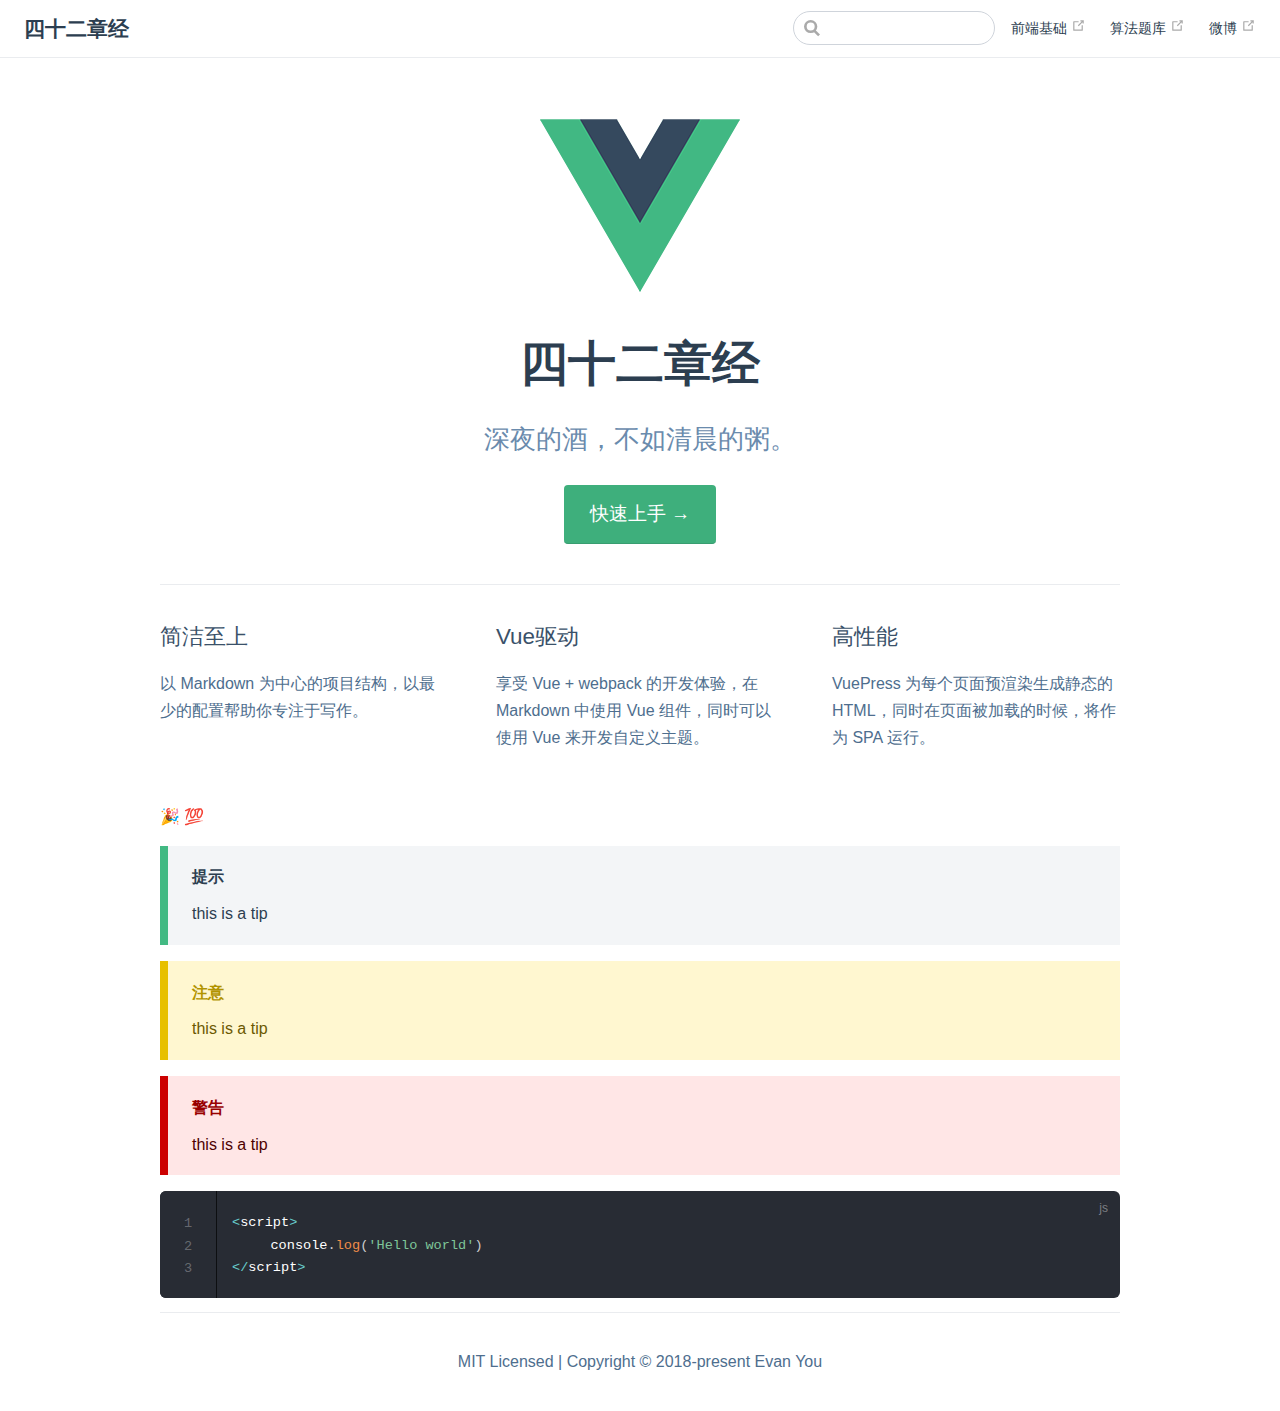
<file: index.html>
<!DOCTYPE html>
<html lang="en-US">
  <head>
    <meta charset="utf-8">
    <meta name="viewport" content="width=device-width,initial-scale=1">
    <title>四十二章经</title>
    <meta name="description" content="深夜的酒，不如清晨的粥。">
    <link rel="icon" href="./image/logo.png">
  <link rel="manifest" href="./image/logo.png">
  <link rel="apple-touch-icon" href="./image/logo.png">
    
    <link rel="preload" href="/assets/css/0.styles.23dcf602.css" as="style"><link rel="preload" href="/assets/js/app.9c6cb999.js" as="script"><link rel="preload" href="/assets/js/3.8d8e107e.js" as="script"><link rel="prefetch" href="/assets/js/2.45801a40.js"><link rel="prefetch" href="/assets/js/4.b741e983.js">
    <link rel="stylesheet" href="/assets/css/0.styles.23dcf602.css">
  </head>
  <body>
    <div id="app" data-server-rendered="true"><div class="theme-container no-sidebar"><header class="navbar"><div class="sidebar-button"><svg xmlns="http://www.w3.org/2000/svg" aria-hidden="true" role="img" viewBox="0 0 448 512" class="icon"><path fill="currentColor" d="M436 124H12c-6.627 0-12-5.373-12-12V80c0-6.627 5.373-12 12-12h424c6.627 0 12 5.373 12 12v32c0 6.627-5.373 12-12 12zm0 160H12c-6.627 0-12-5.373-12-12v-32c0-6.627 5.373-12 12-12h424c6.627 0 12 5.373 12 12v32c0 6.627-5.373 12-12 12zm0 160H12c-6.627 0-12-5.373-12-12v-32c0-6.627 5.373-12 12-12h424c6.627 0 12 5.373 12 12v32c0 6.627-5.373 12-12 12z"></path></svg></div> <a href="/" class="home-link router-link-exact-active router-link-active"><!----> <span class="site-name">四十二章经</span></a> <div class="links" style="max-width:nullpx;"><div class="search-box"><input aria-label="Search" autocomplete="off" spellcheck="false" value=""> <!----></div> <nav class="nav-links can-hide"><div class="nav-item"><a href="https://cn.vuejs.org/" target="_blank" rel="noopener noreferrer" class="nav-link external">
  前端基础
  <svg xmlns="http://www.w3.org/2000/svg" aria-hidden="true" x="0px" y="0px" viewBox="0 0 100 100" width="15" height="15" class="icon outbound"><path fill="currentColor" d="M18.8,85.1h56l0,0c2.2,0,4-1.8,4-4v-32h-8v28h-48v-48h28v-8h-32l0,0c-2.2,0-4,1.8-4,4v56C14.8,83.3,16.6,85.1,18.8,85.1z"></path> <polygon fill="currentColor" points="45.7,48.7 51.3,54.3 77.2,28.5 77.2,37.2 85.2,37.2 85.2,14.9 62.8,14.9 62.8,22.9 71.5,22.9"></polygon></svg></a></div><div class="nav-item"><a href="https://www.oschina.net/" target="_blank" rel="noopener noreferrer" class="nav-link external">
  算法题库
  <svg xmlns="http://www.w3.org/2000/svg" aria-hidden="true" x="0px" y="0px" viewBox="0 0 100 100" width="15" height="15" class="icon outbound"><path fill="currentColor" d="M18.8,85.1h56l0,0c2.2,0,4-1.8,4-4v-32h-8v28h-48v-48h28v-8h-32l0,0c-2.2,0-4,1.8-4,4v56C14.8,83.3,16.6,85.1,18.8,85.1z"></path> <polygon fill="currentColor" points="45.7,48.7 51.3,54.3 77.2,28.5 77.2,37.2 85.2,37.2 85.2,14.9 62.8,14.9 62.8,22.9 71.5,22.9"></polygon></svg></a></div><div class="nav-item"><a href="https://baidu.com" target="_blank" rel="noopener noreferrer" class="nav-link external">
  微博
  <svg xmlns="http://www.w3.org/2000/svg" aria-hidden="true" x="0px" y="0px" viewBox="0 0 100 100" width="15" height="15" class="icon outbound"><path fill="currentColor" d="M18.8,85.1h56l0,0c2.2,0,4-1.8,4-4v-32h-8v28h-48v-48h28v-8h-32l0,0c-2.2,0-4,1.8-4,4v56C14.8,83.3,16.6,85.1,18.8,85.1z"></path> <polygon fill="currentColor" points="45.7,48.7 51.3,54.3 77.2,28.5 77.2,37.2 85.2,37.2 85.2,14.9 62.8,14.9 62.8,22.9 71.5,22.9"></polygon></svg></a></div> <!----></nav></div></header> <div class="sidebar-mask"></div> <div class="sidebar"><nav class="nav-links"><div class="nav-item"><a href="https://cn.vuejs.org/" target="_blank" rel="noopener noreferrer" class="nav-link external">
  前端基础
  <svg xmlns="http://www.w3.org/2000/svg" aria-hidden="true" x="0px" y="0px" viewBox="0 0 100 100" width="15" height="15" class="icon outbound"><path fill="currentColor" d="M18.8,85.1h56l0,0c2.2,0,4-1.8,4-4v-32h-8v28h-48v-48h28v-8h-32l0,0c-2.2,0-4,1.8-4,4v56C14.8,83.3,16.6,85.1,18.8,85.1z"></path> <polygon fill="currentColor" points="45.7,48.7 51.3,54.3 77.2,28.5 77.2,37.2 85.2,37.2 85.2,14.9 62.8,14.9 62.8,22.9 71.5,22.9"></polygon></svg></a></div><div class="nav-item"><a href="https://www.oschina.net/" target="_blank" rel="noopener noreferrer" class="nav-link external">
  算法题库
  <svg xmlns="http://www.w3.org/2000/svg" aria-hidden="true" x="0px" y="0px" viewBox="0 0 100 100" width="15" height="15" class="icon outbound"><path fill="currentColor" d="M18.8,85.1h56l0,0c2.2,0,4-1.8,4-4v-32h-8v28h-48v-48h28v-8h-32l0,0c-2.2,0-4,1.8-4,4v56C14.8,83.3,16.6,85.1,18.8,85.1z"></path> <polygon fill="currentColor" points="45.7,48.7 51.3,54.3 77.2,28.5 77.2,37.2 85.2,37.2 85.2,14.9 62.8,14.9 62.8,22.9 71.5,22.9"></polygon></svg></a></div><div class="nav-item"><a href="https://baidu.com" target="_blank" rel="noopener noreferrer" class="nav-link external">
  微博
  <svg xmlns="http://www.w3.org/2000/svg" aria-hidden="true" x="0px" y="0px" viewBox="0 0 100 100" width="15" height="15" class="icon outbound"><path fill="currentColor" d="M18.8,85.1h56l0,0c2.2,0,4-1.8,4-4v-32h-8v28h-48v-48h28v-8h-32l0,0c-2.2,0-4,1.8-4,4v56C14.8,83.3,16.6,85.1,18.8,85.1z"></path> <polygon fill="currentColor" points="45.7,48.7 51.3,54.3 77.2,28.5 77.2,37.2 85.2,37.2 85.2,14.9 62.8,14.9 62.8,22.9 71.5,22.9"></polygon></svg></a></div> <!----></nav>  <ul class="sidebar-links"><li><div class="sidebar-group first"><p class="sidebar-heading open"><span>Home</span> <!----></p> <ul class="sidebar-group-items"></ul></div></li></ul> </div> <div class="home"><div class="hero"><img src="/image/logo.png" alt="hero"> <h1>四十二章经</h1> <p class="description">
      深夜的酒，不如清晨的粥。
    </p> <p class="action"><a href="/guide.html" class="nav-link action-button">快速上手 →</a></p></div> <div class="features"><div class="feature"><h2>简洁至上</h2> <p>以 Markdown 为中心的项目结构，以最少的配置帮助你专注于写作。</p></div><div class="feature"><h2>Vue驱动</h2> <p>享受 Vue + webpack 的开发体验，在 Markdown 中使用 Vue 组件，同时可以使用 Vue 来开发自定义主题。</p></div><div class="feature"><h2>高性能</h2> <p>VuePress 为每个页面预渲染生成静态的 HTML，同时在页面被加载的时候，将作为 SPA 运行。</p></div></div> <div class="content custom"><p>🎉 💯</p> <div class="tip custom-block"><p class="custom-block-title">提示</p> <p>this is a tip</p></div> <div class="warning custom-block"><p class="custom-block-title">注意</p> <p>this is a tip</p></div> <div class="danger custom-block"><p class="custom-block-title">警告</p> <p>this is a tip</p></div> <div class="language-js line-numbers-mode"><pre class="language-js"><code><span class="token operator">&lt;</span>script<span class="token operator">&gt;</span>
	console<span class="token punctuation">.</span><span class="token function">log</span><span class="token punctuation">(</span><span class="token string">'Hello world'</span><span class="token punctuation">)</span>
<span class="token operator">&lt;</span><span class="token operator">/</span>script<span class="token operator">&gt;</span>
</code></pre> <div class="line-numbers-wrapper"><span class="line-number">1</span><br><span class="line-number">2</span><br><span class="line-number">3</span><br></div></div></div> <div class="footer">
    MIT Licensed | Copyright © 2018-present Evan You
  </div></div> <!----></div></div>
    <script src="/assets/js/app.9c6cb999.js" defer></script><script src="/assets/js/3.8d8e107e.js" defer></script>
  </body>
</html>
</file>
<file: assets/css/0.styles.23dcf602.css>
.home{padding:3.6rem 2rem 0;max-width:960px;margin:0 auto}.home .hero{text-align:center}.home .hero img{max-width:100%;max-height:280px;display:block;margin:3rem auto 1.5rem}.home .hero h1{font-size:3rem}.home .hero .action,.home .hero .description,.home .hero h1{margin:1.8rem auto}.home .hero .description{max-width:35rem;font-size:1.6rem;line-height:1.3;color:#6a8bad}.home .hero .action-button{display:inline-block;font-size:1.2rem;color:#fff;background-color:#3eaf7c;padding:.8rem 1.6rem;border-radius:4px;transition:background-color .1s ease;box-sizing:border-box;border-bottom:1px solid #389d70}.home .hero .action-button:hover{background-color:#4abf8a}.home .features{border-top:1px solid #eaecef;padding:1.2rem 0;margin-top:2.5rem;display:flex;flex-wrap:wrap;align-items:flex-start;align-content:stretch;justify-content:space-between}.home .feature{flex-grow:1;flex-basis:30%;max-width:30%}.home .feature h2{font-size:1.4rem;font-weight:500;border-bottom:none;padding-bottom:0;color:#3a5169}.home .feature p{color:#4e6e8e}.home .footer{padding:2.5rem;border-top:1px solid #eaecef;text-align:center;color:#4e6e8e}@media (max-width:719px){.home .features{flex-direction:column}.home .feature{max-width:100%;padding:0 2.5rem}}@media (max-width:419px){.home{padding-left:1.5rem;padding-right:1.5rem}.home .hero img{max-height:210px;margin:2rem auto 1.2rem}.home .hero h1{font-size:2rem}.home .hero .action,.home .hero .description,.home .hero h1{margin:1.2rem auto}.home .hero .description{font-size:1.2rem}.home .hero .action-button{font-size:1rem;padding:.6rem 1.2rem}.home .feature h2{font-size:1.25rem}}.badge[data-v-25d5fcd6]{display:inline-block;font-size:14px;height:18px;line-height:18px;border-radius:3px;padding:0 6px;color:#fff;margin-right:5px;background-color:#42b983}.badge.middle[data-v-25d5fcd6]{vertical-align:middle}.badge.top[data-v-25d5fcd6]{vertical-align:top}.badge.green[data-v-25d5fcd6],.badge.tip[data-v-25d5fcd6]{background-color:#42b983}.badge.error[data-v-25d5fcd6]{background-color:#da5961}.badge.warn[data-v-25d5fcd6],.badge.warning[data-v-25d5fcd6],.badge.yellow[data-v-25d5fcd6]{background-color:#e7c000}.search-box{display:inline-block;position:relative;margin-right:1rem}.search-box input{cursor:text;width:10rem;color:#4e6e8e;display:inline-block;border:1px solid #cfd4db;border-radius:2rem;font-size:.9rem;line-height:2rem;padding:0 .5rem 0 2rem;outline:none;transition:all .2s ease;background:#fff url(/assets/img/search.83621669.svg) .6rem .5rem no-repeat;background-size:1rem}.search-box input:focus{cursor:auto;border-color:#3eaf7c}.search-box .suggestions{background:#fff;width:20rem;position:absolute;top:1.5rem;border:1px solid #cfd4db;border-radius:6px;padding:.4rem;list-style-type:none}.search-box .suggestions.align-right{right:0}.search-box .suggestion{line-height:1.4;padding:.4rem .6rem;border-radius:4px;cursor:pointer}.search-box .suggestion a{white-space:normal;color:#5d82a6}.search-box .suggestion a .page-title{font-weight:600}.search-box .suggestion a .header{font-size:.9em;margin-left:.25em}.search-box .suggestion.focused{background-color:#f3f4f5}.search-box .suggestion.focused a{color:#3eaf7c}@media (max-width:959px){.search-box input{cursor:pointer;width:0;border-color:transparent;position:relative}.search-box input:focus{cursor:text;left:0;width:10rem}}@media (max-width:959px) and (min-width:719px){.search-box .suggestions{left:0}}@media (max-width:719px){.search-box{margin-right:0}.search-box input{left:1rem}.search-box .suggestions{right:0}}@media (max-width:419px){.search-box .suggestions{width:calc(100vw - 4rem)}.search-box input:focus{width:8rem}}.dropdown-enter,.dropdown-leave-to{height:0!important}.dropdown-wrapper{cursor:pointer}.dropdown-wrapper .dropdown-title{display:block}.dropdown-wrapper .dropdown-title:hover{border-color:transparent}.dropdown-wrapper .dropdown-title .arrow{vertical-align:middle;margin-top:-1px;margin-left:.4rem}.dropdown-wrapper .nav-dropdown .dropdown-item{color:inherit;line-height:1.7rem}.dropdown-wrapper .nav-dropdown .dropdown-item h4{margin:.45rem 0 0;border-top:1px solid #eee;padding:.45rem 1.5rem 0 1.25rem}.dropdown-wrapper .nav-dropdown .dropdown-item .dropdown-subitem-wrapper{padding:0;list-style:none}.dropdown-wrapper .nav-dropdown .dropdown-item .dropdown-subitem-wrapper .dropdown-subitem{font-size:.9em}.dropdown-wrapper .nav-dropdown .dropdown-item a{display:block;line-height:1.7rem;position:relative;border-bottom:none;font-weight:400;margin-bottom:0;padding:0 1.5rem 0 1.25rem}.dropdown-wrapper .nav-dropdown .dropdown-item a.router-link-active,.dropdown-wrapper .nav-dropdown .dropdown-item a:hover{color:#3eaf7c}.dropdown-wrapper .nav-dropdown .dropdown-item a.router-link-active:after{content:"";width:0;height:0;border-left:5px solid #3eaf7c;border-top:3px solid transparent;border-bottom:3px solid transparent;position:absolute;top:calc(50% - 2px);left:9px}.dropdown-wrapper .nav-dropdown .dropdown-item:first-child h4{margin-top:0;padding-top:0;border-top:0}@media (max-width:719px){.dropdown-wrapper.open .dropdown-title{margin-bottom:.5rem}.dropdown-wrapper .nav-dropdown{transition:height .1s ease-out;overflow:hidden}.dropdown-wrapper .nav-dropdown .dropdown-item h4{border-top:0;margin-top:0;padding-top:0}.dropdown-wrapper .nav-dropdown .dropdown-item>a,.dropdown-wrapper .nav-dropdown .dropdown-item h4{font-size:15px;line-height:2rem}.dropdown-wrapper .nav-dropdown .dropdown-item .dropdown-subitem{font-size:14px;padding-left:1rem}}@media (min-width:719px){.dropdown-wrapper{height:1.8rem}.dropdown-wrapper:hover .nav-dropdown{display:block!important}.dropdown-wrapper .dropdown-title .arrow{border-left:4px solid transparent;border-right:4px solid transparent;border-top:6px solid #ccc;border-bottom:0}.dropdown-wrapper .nav-dropdown{display:none;height:auto!important;box-sizing:border-box;max-height:calc(100vh - 2.7rem);overflow-y:auto;position:absolute;top:100%;right:0;background-color:#fff;padding:.6rem 0;border:1px solid #ddd;border-bottom-color:#ccc;text-align:left;border-radius:.25rem;white-space:nowrap;margin:0}}.nav-links{display:inline-block}.nav-links a{line-height:1.4rem;color:inherit}.nav-links a.router-link-active,.nav-links a:hover{color:#3eaf7c}.nav-links .nav-item{position:relative;display:inline-block;margin-left:1.5rem;line-height:2rem}.nav-links .nav-item:first-child{margin-left:0}.nav-links .repo-link{margin-left:1.5rem}@media (max-width:719px){.nav-links .nav-item,.nav-links .repo-link{margin-left:0}}@media (min-width:719px){.nav-links a.router-link-active,.nav-links a:hover{color:#2c3e50}.nav-item>a:not(.external).router-link-active,.nav-item>a:not(.external):hover{margin-bottom:-2px;border-bottom:2px solid #46bd87}}.navbar{padding:.7rem 1.5rem;line-height:2.2rem;position:relative}.navbar a,.navbar img,.navbar span{display:inline-block}.navbar .logo{height:2.2rem;min-width:2.2rem;margin-right:.8rem;vertical-align:top}.navbar .site-name{font-size:1.3rem;font-weight:600;color:#2c3e50;position:relative}.navbar .links{padding-left:1.5rem;box-sizing:border-box;background-color:#fff;white-space:nowrap;font-size:.9rem;position:absolute;right:1.5rem;top:.7rem;display:flex}.navbar .links .search-box{flex:0 0 auto;vertical-align:top}.navbar .links .nav-links{flex:1}@media (max-width:719px){.navbar{padding-left:4rem}.navbar .can-hide{display:none}.navbar .links{padding-left:1.5rem}}.page-edit,.page-nav{max-width:740px;margin:0 auto;padding:2rem 2.5rem}@media (max-width:959px){.page-edit,.page-nav{padding:2rem}}@media (max-width:419px){.page-edit,.page-nav{padding:1.5rem}}.page{padding-bottom:2rem}.page-edit{padding-top:1rem;padding-bottom:1rem;overflow:auto}.page-edit .edit-link{display:inline-block}.page-edit .edit-link a{color:#4e6e8e;margin-right:.25rem}.page-edit .last-updated{float:right;font-size:.9em}.page-edit .last-updated .prefix{font-weight:500;color:#4e6e8e}.page-edit .last-updated .time{font-weight:400;color:#aaa}.page-nav{padding-top:1rem;padding-bottom:0}.page-nav .inner{min-height:2rem;margin-top:0;border-top:1px solid #eaecef;padding-top:1rem;overflow:auto}.page-nav .next{float:right}@media (max-width:719px){.page-edit .edit-link{margin-bottom:.5rem}.page-edit .last-updated{font-size:.8em;float:none;text-align:left}}.sidebar-button{display:none;width:1.25rem;height:1.25rem;position:absolute;padding:.6rem;top:.6rem;left:1rem;cursor:pointer}.sidebar-button .icon{display:block;width:1.25rem;height:1.25rem}@media (max-width:719px){.sidebar-button{display:block}}.sidebar-group:not(.first){margin-top:1em}.sidebar-group .sidebar-group{padding-left:.5em}.sidebar-group:not(.collapsable) .sidebar-heading{cursor:auto;color:inherit}.sidebar-heading{color:#999;transition:color .15s ease;cursor:pointer;font-size:1.1em;font-weight:700;padding:0 1.5rem;margin-top:0;margin-bottom:.5rem}.sidebar-heading.open,.sidebar-heading:hover{color:inherit}.sidebar-heading .arrow{position:relative;top:-.12em;left:.5em}.sidebar-heading:.open .arrow{top:-.18em}.sidebar-group-items{transition:height .1s ease-out;overflow:hidden}.sidebar ul{padding:0;margin:0;list-style-type:none}.sidebar a{display:inline-block}.sidebar .nav-links{display:none;border-bottom:1px solid #eaecef;padding:.5rem 0 .75rem 0}.sidebar .nav-links a{font-weight:600}.sidebar .nav-links .nav-item,.sidebar .nav-links .repo-link{display:block;line-height:1.25rem;font-size:1.1em;padding:.5rem 0 .5rem 1.5rem}.sidebar .sidebar-links{padding:1.5rem 0}@media (max-width:719px){.sidebar .nav-links{display:block}.sidebar .nav-links .dropdown-wrapper .nav-dropdown .dropdown-item a.router-link-active:after{top:calc(1rem - 2px)}.sidebar .sidebar-links{padding:1rem 0}}.sw-update-popup{position:fixed;right:1em;bottom:1em;padding:1em;border:1px solid #3eaf7c;border-radius:3px;background:#fff;box-shadow:0 4px 16px rgba(0,0,0,.5);text-align:center}.sw-update-popup button{margin-top:.5em;padding:.25em 2em}.sw-update-popup-enter-active,.sw-update-popup-leave-active{transition:opacity .3s,transform .3s}.sw-update-popup-enter,.sw-update-popup-leave-to{opacity:0;transform:translateY(50%) scale(.5)}code[class*=language-],pre[class*=language-]{color:#ccc;background:none;font-family:Consolas,Monaco,Andale Mono,Ubuntu Mono,monospace;font-size:1em;text-align:left;white-space:pre;word-spacing:normal;word-break:normal;word-wrap:normal;line-height:1.5;-moz-tab-size:4;-o-tab-size:4;tab-size:4;-webkit-hyphens:none;-ms-hyphens:none;hyphens:none}pre[class*=language-]{padding:1em;margin:.5em 0;overflow:auto}:not(pre)>code[class*=language-],pre[class*=language-]{background:#2d2d2d}:not(pre)>code[class*=language-]{padding:.1em;border-radius:.3em;white-space:normal}.token.block-comment,.token.cdata,.token.comment,.token.doctype,.token.prolog{color:#999}.token.punctuation{color:#ccc}.token.attr-name,.token.deleted,.token.namespace,.token.tag{color:#e2777a}.token.function-name{color:#6196cc}.token.boolean,.token.function,.token.number{color:#f08d49}.token.class-name,.token.constant,.token.property,.token.symbol{color:#f8c555}.token.atrule,.token.builtin,.token.important,.token.keyword,.token.selector{color:#cc99cd}.token.attr-value,.token.char,.token.regex,.token.string,.token.variable{color:#7ec699}.token.entity,.token.operator,.token.url{color:#67cdcc}.token.bold,.token.important{font-weight:700}.token.italic{font-style:italic}.token.entity{cursor:help}.token.inserted{color:green}#nprogress{pointer-events:none}#nprogress .bar{background:#3eaf7c;position:fixed;z-index:1031;top:0;left:0;width:100%;height:2px}#nprogress .peg{display:block;position:absolute;right:0;width:100px;height:100%;box-shadow:0 0 10px #3eaf7c,0 0 5px #3eaf7c;opacity:1;transform:rotate(3deg) translateY(-4px)}#nprogress .spinner{display:block;position:fixed;z-index:1031;top:15px;right:15px}#nprogress .spinner-icon{width:18px;height:18px;box-sizing:border-box;border:2px solid transparent;border-top-color:#3eaf7c;border-left-color:#3eaf7c;border-radius:50%;animation:nprogress-spinner .4s linear infinite}.nprogress-custom-parent{overflow:hidden;position:relative}.nprogress-custom-parent #nprogress .bar,.nprogress-custom-parent #nprogress .spinner{position:absolute}@keyframes nprogress-spinner{0%{transform:rotate(0deg)}to{transform:rotate(1turn)}}.content code{color:#476582;padding:.25rem .5rem;margin:0;font-size:.85em;background-color:rgba(27,31,35,.05);border-radius:3px}.content pre,.content pre[class*=language-]{line-height:1.4;padding:1.25rem 1.5rem;margin:.85rem 0;background-color:#282c34;border-radius:6px;overflow:auto}.content pre[class*=language-] code,.content pre code{color:#fff;padding:0;background-color:transparent;border-radius:0}div[class*=language-]{position:relative;background-color:#282c34;border-radius:6px}div[class*=language-] .highlight-lines{-webkit-user-select:none;-moz-user-select:none;-ms-user-select:none;user-select:none;padding-top:1.3rem;position:absolute;top:0;left:0;width:100%;line-height:1.4}div[class*=language-] .highlight-lines .highlighted{background-color:rgba(0,0,0,.66)}div[class*=language-] pre,div[class*=language-] pre[class*=language-]{background:transparent;position:relative;z-index:1}div[class*=language-]:before{position:absolute;z-index:3;top:.8em;right:1em;font-size:.75rem;color:hsla(0,0%,100%,.4)}div[class*=language-]:not(.line-numbers-mode) .line-numbers-wrapper{display:none}div[class*=language-].line-numbers-mode .highlight-lines .highlighted{position:relative}div[class*=language-].line-numbers-mode .highlight-lines .highlighted:before{content:" ";position:absolute;z-index:3;left:0;top:0;display:block;width:3.5rem;height:100%;background-color:rgba(0,0,0,.66)}div[class*=language-].line-numbers-mode pre{padding-left:4.5rem;vertical-align:middle}div[class*=language-].line-numbers-mode .line-numbers-wrapper{position:absolute;top:0;width:3.5rem;text-align:center;color:hsla(0,0%,100%,.3);padding:1.25rem 0;line-height:1.4}div[class*=language-].line-numbers-mode .line-numbers-wrapper .line-number,div[class*=language-].line-numbers-mode .line-numbers-wrapper br{-webkit-user-select:none;-moz-user-select:none;-ms-user-select:none;user-select:none}div[class*=language-].line-numbers-mode .line-numbers-wrapper .line-number{position:relative;z-index:4;font-size:.85em}div[class*=language-].line-numbers-mode:after{content:"";position:absolute;z-index:2;top:0;left:0;width:3.5rem;height:100%;border-radius:6px 0 0 6px;border-right:1px solid rgba(0,0,0,.66);background-color:#282c34}div[class~=language-js]:before{content:"js"}div[class~=language-ts]:before{content:"ts"}div[class~=language-html]:before{content:"html"}div[class~=language-md]:before{content:"md"}div[class~=language-vue]:before{content:"vue"}div[class~=language-css]:before{content:"css"}div[class~=language-sass]:before{content:"sass"}div[class~=language-scss]:before{content:"scss"}div[class~=language-less]:before{content:"less"}div[class~=language-stylus]:before{content:"stylus"}div[class~=language-go]:before{content:"go"}div[class~=language-java]:before{content:"java"}div[class~=language-c]:before{content:"c"}div[class~=language-sh]:before{content:"sh"}div[class~=language-yaml]:before{content:"yaml"}div[class~=language-py]:before{content:"py"}div[class~=language-javascript]:before{content:"js"}div[class~=language-typescript]:before{content:"ts"}div[class~=language-markup]:before{content:"html"}div[class~=language-markdown]:before{content:"md"}div[class~=language-json]:before{content:"json"}div[class~=language-ruby]:before{content:"rb"}div[class~=language-python]:before{content:"py"}div[class~=language-bash]:before{content:"sh"}.custom-block .custom-block-title{font-weight:600;margin-bottom:-.4rem}.custom-block.danger,.custom-block.tip,.custom-block.warning{padding:.1rem 1.5rem;border-left-width:.5rem;border-left-style:solid;margin:1rem 0}.custom-block.tip{background-color:#f3f5f7;border-color:#42b983}.custom-block.warning{background-color:rgba(255,229,100,.3);border-color:#e7c000;color:#6b5900}.custom-block.warning .custom-block-title{color:#b29400}.custom-block.warning a{color:#2c3e50}.custom-block.danger{background-color:#ffe6e6;border-color:#c00;color:#4d0000}.custom-block.danger .custom-block-title{color:#900}.custom-block.danger a{color:#2c3e50}.arrow{display:inline-block;width:0;height:0}.arrow.up{border-bottom:6px solid #ccc}.arrow.down,.arrow.up{border-left:4px solid transparent;border-right:4px solid transparent}.arrow.down{border-top:6px solid #ccc}.arrow.right{border-left:6px solid #ccc}.arrow.left,.arrow.right{border-top:4px solid transparent;border-bottom:4px solid transparent}.arrow.left{border-right:6px solid #ccc}.content:not(.custom){max-width:740px;margin:0 auto;padding:2rem 2.5rem}@media (max-width:959px){.content:not(.custom){padding:2rem}}@media (max-width:419px){.content:not(.custom){padding:1.5rem}}.table-of-contents .badge{vertical-align:middle}body,html{padding:0;margin:0}body{font-family:-apple-system,BlinkMacSystemFont,Segoe UI,Roboto,Oxygen,Ubuntu,Cantarell,Fira Sans,Droid Sans,Helvetica Neue,sans-serif;-webkit-font-smoothing:antialiased;-moz-osx-font-smoothing:grayscale;font-size:16px;color:#2c3e50}.page{padding-left:20rem}.navbar{z-index:20;right:0;height:3.6rem;background-color:#fff;box-sizing:border-box;border-bottom:1px solid #eaecef}.navbar,.sidebar-mask{position:fixed;top:0;left:0}.sidebar-mask{z-index:9;width:100vw;height:100vh;display:none}.sidebar{font-size:15px;background-color:#fff;width:20rem;position:fixed;z-index:10;margin:0;top:3.6rem;left:0;bottom:0;box-sizing:border-box;border-right:1px solid #eaecef;overflow-y:auto}.content:not(.custom)>:first-child{margin-top:3.6rem}.content:not(.custom) a:hover{text-decoration:underline}.content:not(.custom) p.demo{padding:1rem 1.5rem;border:1px solid #ddd;border-radius:4px}.content:not(.custom) img{max-width:100%}.content.custom{padding:0;margin:0}.content.custom img{max-width:100%}a{font-weight:500;text-decoration:none}a,p a code{color:#3eaf7c}p a code{font-weight:400}kbd{background:#eee;border:.15rem solid #ddd;border-bottom:.25rem solid #ddd;border-radius:.15rem;padding:0 .15em}blockquote{font-size:1.2rem;color:#999;border-left:.25rem solid #dfe2e5;margin-left:0;padding-left:1rem}ol,ul{padding-left:1.2em}strong{font-weight:600}h1,h2,h3,h4,h5,h6{font-weight:600;line-height:1.25}.content:not(.custom)>h1,.content:not(.custom)>h2,.content:not(.custom)>h3,.content:not(.custom)>h4,.content:not(.custom)>h5,.content:not(.custom)>h6{margin-top:-3.1rem;padding-top:4.6rem;margin-bottom:0}.content:not(.custom)>h1:first-child,.content:not(.custom)>h2:first-child,.content:not(.custom)>h3:first-child,.content:not(.custom)>h4:first-child,.content:not(.custom)>h5:first-child,.content:not(.custom)>h6:first-child{margin-top:-1.5rem;margin-bottom:1rem}.content:not(.custom)>h1:first-child+.custom-block,.content:not(.custom)>h1:first-child+p,.content:not(.custom)>h1:first-child+pre,.content:not(.custom)>h2:first-child+.custom-block,.content:not(.custom)>h2:first-child+p,.content:not(.custom)>h2:first-child+pre,.content:not(.custom)>h3:first-child+.custom-block,.content:not(.custom)>h3:first-child+p,.content:not(.custom)>h3:first-child+pre,.content:not(.custom)>h4:first-child+.custom-block,.content:not(.custom)>h4:first-child+p,.content:not(.custom)>h4:first-child+pre,.content:not(.custom)>h5:first-child+.custom-block,.content:not(.custom)>h5:first-child+p,.content:not(.custom)>h5:first-child+pre,.content:not(.custom)>h6:first-child+.custom-block,.content:not(.custom)>h6:first-child+p,.content:not(.custom)>h6:first-child+pre{margin-top:2rem}h1:hover .header-anchor,h2:hover .header-anchor,h3:hover .header-anchor,h4:hover .header-anchor,h5:hover .header-anchor,h6:hover .header-anchor{opacity:1}h1{font-size:2.2rem}h2{font-size:1.65rem;padding-bottom:.3rem;border-bottom:1px solid #eaecef}h3{font-size:1.35rem}a.header-anchor{font-size:.85em;float:left;margin-left:-.87em;padding-right:.23em;margin-top:.125em;opacity:0}a.header-anchor:hover{text-decoration:none}.line-number,code,kbd{font-family:source-code-pro,Menlo,Monaco,Consolas,Courier New,monospace}ol,p,ul{line-height:1.7}hr{border:0;border-top:1px solid #eaecef}table{border-collapse:collapse;margin:1rem 0;display:block;overflow-x:auto}tr{border-top:1px solid #dfe2e5}tr:nth-child(2n){background-color:#f6f8fa}td,th{border:1px solid #dfe2e5;padding:.6em 1em}.custom-layout{padding-top:3.6rem}.theme-container.sidebar-open .sidebar-mask{display:block}.theme-container.no-navbar .content:not(.custom)>h1,.theme-container.no-navbar h2,.theme-container.no-navbar h3,.theme-container.no-navbar h4,.theme-container.no-navbar h5,.theme-container.no-navbar h6{margin-top:1.5rem;padding-top:0}.theme-container.no-navbar .sidebar{top:0}.theme-container.no-navbar .custom-layout{padding-top:0}@media (min-width:720px){.theme-container.no-sidebar .sidebar{display:none}.theme-container.no-sidebar .page{padding-left:0}}@media (max-width:959px){.sidebar{font-size:15px;width:16.4rem}.page{padding-left:16.4rem}}@media (max-width:719px){.sidebar{top:0;padding-top:3.6rem;transform:translateX(-100%);transition:transform .2s ease}.page{padding-left:0}.theme-container.sidebar-open .sidebar{transform:translateX(0)}.theme-container.no-navbar .sidebar{padding-top:0}}@media (max-width:419px){h1{font-size:1.9rem}.content div[class*=language-]{margin:.85rem -1.5rem;border-radius:0}}.icon.outbound{color:#aaa;display:inline-block}.sidebar .sidebar-sub-headers{padding-left:1rem;font-size:.95em}a.sidebar-link{font-weight:400;display:inline-block;color:#2c3e50;border-left:.25rem solid transparent;padding:.35rem 1rem .35rem 1.25rem;line-height:1.4;width:100%;box-sizing:border-box}a.sidebar-link:hover{color:#3eaf7c}a.sidebar-link.active{font-weight:600;color:#3eaf7c;border-left-color:#3eaf7c}.sidebar-group a.sidebar-link{padding-left:2rem}.sidebar-sub-headers a.sidebar-link{padding-top:.25rem;padding-bottom:.25rem;border-left:none}.sidebar-sub-headers a.sidebar-link.active{font-weight:500}
</file>
